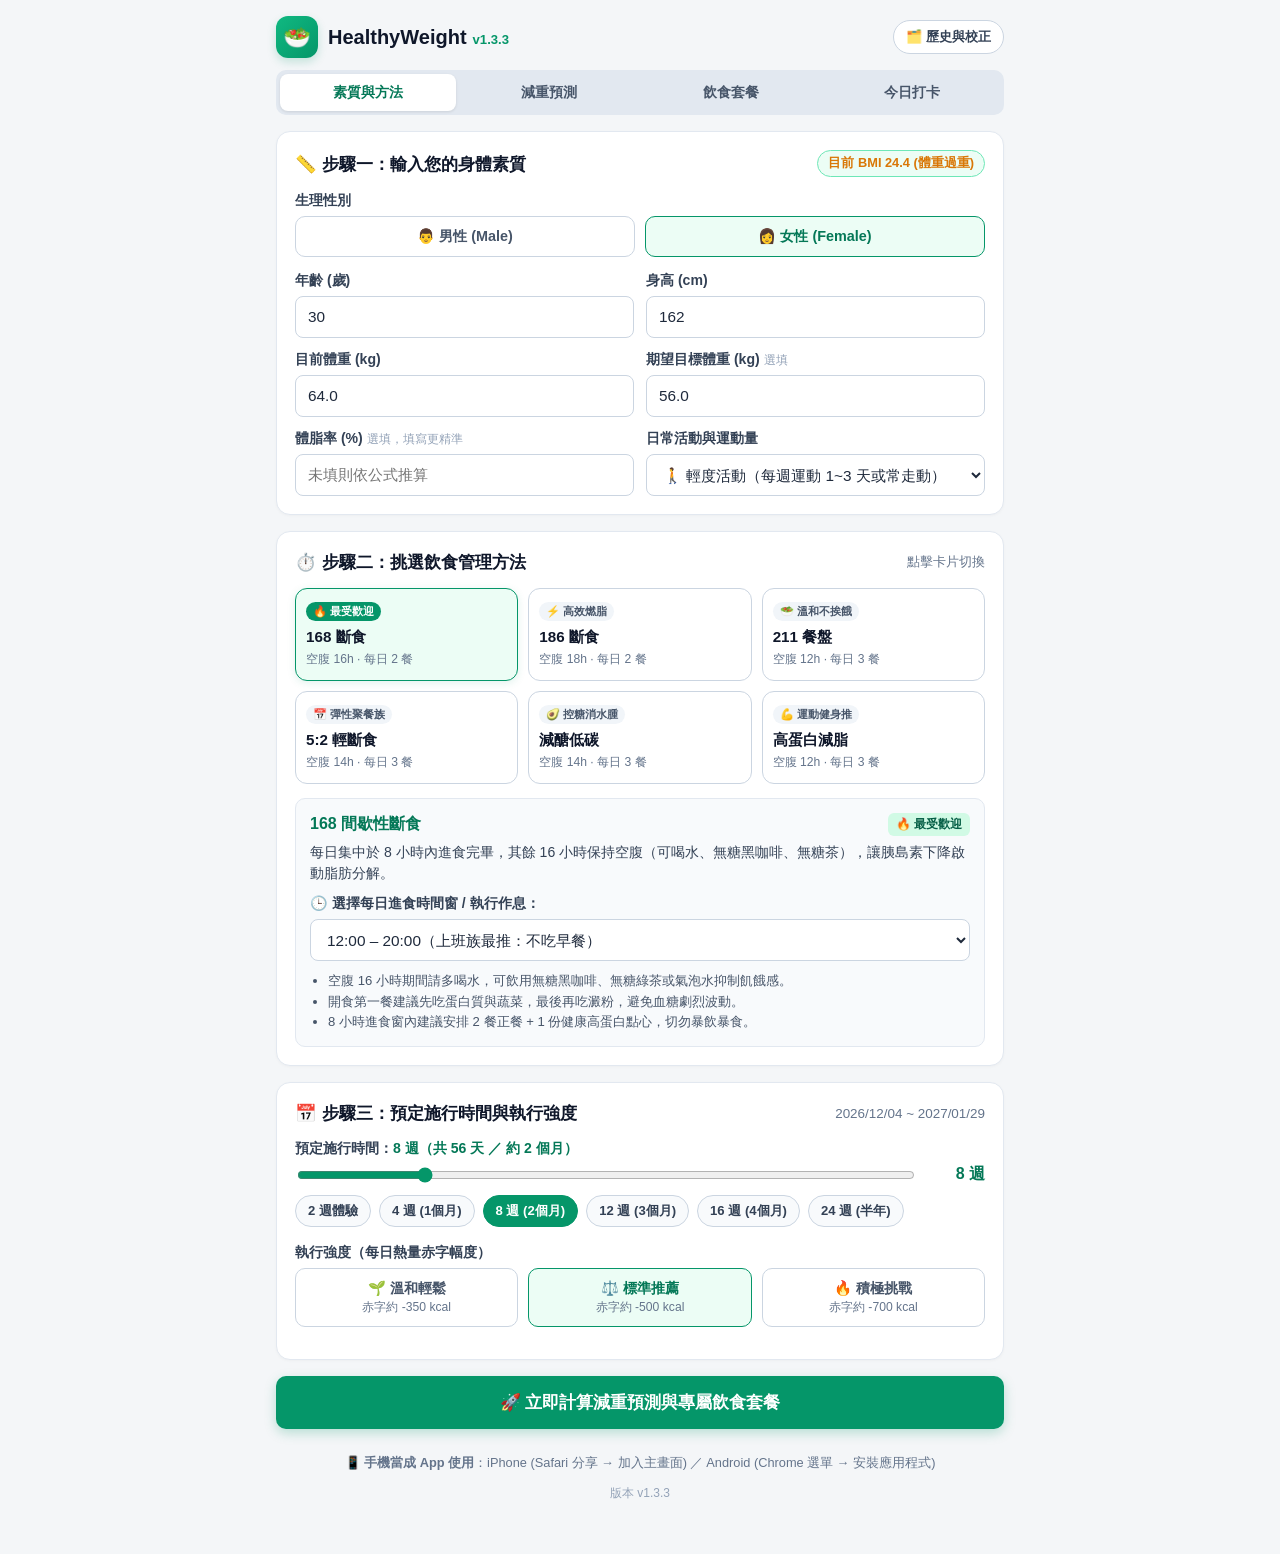
<file: index.html>
<!DOCTYPE html>
<html lang="zh-Hant">
<head>
  <meta charset="UTF-8" />
  <meta http-equiv="refresh" content="0; url=web/index.html" />
  <meta name="viewport" content="width=device-width, initial-scale=1" />
  <title>體重飲食管理 (HealthyWeight)</title>
  <script>location.replace('web/index.html');</script>
</head>
<body>
  <p>正在前往體重飲食管理頁面…若未自動跳轉，請點 <a href="web/index.html">這裡</a>。</p>
</body>
</html>
</file>
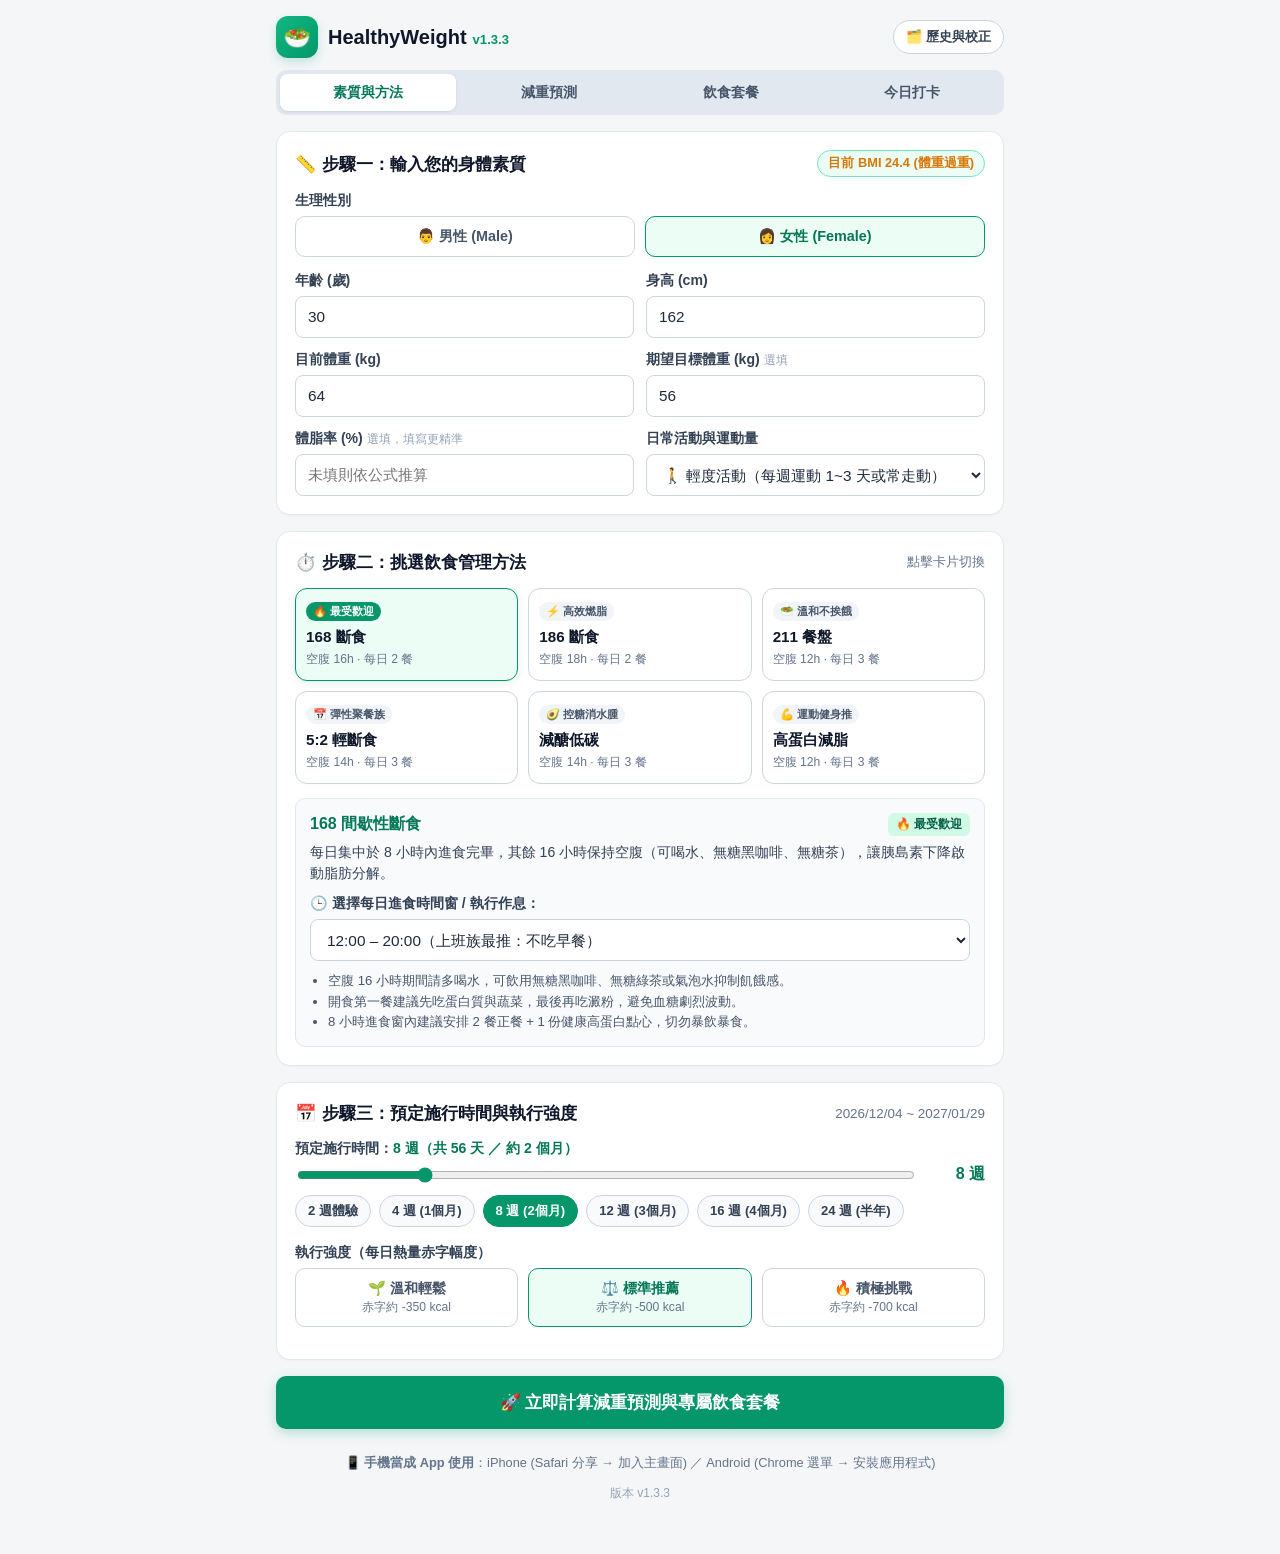
<file: web/index.html>
<!DOCTYPE html>
<html lang="zh-Hant">
<head>
  <meta charset="UTF-8" />
  <meta name="viewport" content="width=device-width, initial-scale=1, viewport-fit=cover" />
  <meta name="theme-color" content="#059669" />
  <meta name="apple-mobile-web-app-capable" content="yes" />
  <meta name="apple-mobile-web-app-status-bar-style" content="default" />
  <meta name="description" content="個人化體重飲食管理 App — 輸入身體素質、選擇 168 斷食等飲食法與施行時間，精算減重目標與多元外食自煮套餐" />
  <title>體重飲食管理 HealthyWeight</title>
  <link rel="manifest" href="manifest.webmanifest" />
  <link rel="icon" href="icon.svg" type="image/svg+xml" />
  <link rel="apple-touch-icon" href="icon.svg" />
  <link rel="stylesheet" href="css/app.css?v=1.3.3" />
</head>
<body>
  <div id="loading" class="loading-overlay hidden">載入飲食資料庫中…</div>

  <div class="app">
    <!-- 頂部品牌與導覽列 -->
    <header class="top-bar">
      <div class="brand-row">
        <div class="brand-left">
          <div class="brand-logo">🥗</div>
          <h1 class="brand-title">HealthyWeight <span id="header-version" class="brand-sub">v1.3.3</span></h1>
        </div>
        <button type="button" class="nav-tab history-top-btn" data-tab="history">🗂️ 歷史與校正</button>
      </div>

      <nav class="nav-tabs" aria-label="功能切換">
        <button type="button" class="nav-tab active" data-tab="setup">素質與方法</button>
        <button type="button" class="nav-tab" data-tab="result">減重預測</button>
        <button type="button" class="nav-tab" data-tab="meals">飲食套餐</button>
        <button type="button" class="nav-tab" data-tab="tracker">今日打卡</button>
      </nav>
    </header>

    <!-- ==================== 畫面 1：輸入身體素質與挑選飲食方法 ==================== -->
    <section id="screen-setup" class="screen">
      <!-- 卡片 A：使用者身體素質 -->
      <div class="card">
        <div class="card-title-row">
          <h2 class="card-title">📏 步驟一：輸入您的身體素質</h2>
          <span id="live-bmi-badge" class="status-badge">BMI --</span>
        </div>

        <label class="field-label">生理性別</label>
        <div class="toggle-row">
          <label>
            <input type="radio" name="gender" value="male" />
            <span class="toggle-card">👨 男性 (Male)</span>
          </label>
          <label>
            <input type="radio" name="gender" value="female" checked />
            <span class="toggle-card">👩 女性 (Female)</span>
          </label>
        </div>

        <div class="form-grid-2">
          <div class="field-group">
            <label class="field-label" for="input-age">年齡 (歲)</label>
            <input type="number" id="input-age" class="text-input" min="14" max="95" value="30" />
          </div>
          <div class="field-group">
            <label class="field-label" for="input-height">身高 (cm)</label>
            <input type="number" id="input-height" class="text-input" min="120" max="220" step="0.5" value="162" />
          </div>
          <div class="field-group">
            <label class="field-label" for="input-weight">目前體重 (kg)</label>
            <input type="number" id="input-weight" class="text-input" min="35" max="200" step="0.1" value="64.0" />
          </div>
          <div class="field-group">
            <label class="field-label" for="input-target-weight">期望目標體重 (kg) <span class="opt-tag">選填</span></label>
            <input type="number" id="input-target-weight" class="text-input" min="35" max="180" step="0.1" value="56.0" placeholder="例如 56" />
          </div>
        </div>

        <div class="form-grid-2" style="margin-top: 12px">
          <div class="field-group">
            <label class="field-label" for="input-bodyfat">體脂率 (%) <span class="opt-tag">選填，填寫更精準</span></label>
            <input type="number" id="input-bodyfat" class="text-input" min="5" max="60" step="0.5" placeholder="未填則依公式推算" />
          </div>
          <div class="field-group">
            <label class="field-label" for="select-activity">日常活動與運動量</label>
            <select id="select-activity" class="select-input">
              <option value="1.2">🪑 久坐不動（辦公室工作、幾乎不運動）</option>
              <option value="1.375" selected>🚶 輕度活動（每週運動 1~3 天或常走動）</option>
              <option value="1.55">🏃 中度運動（每週運動 3~5 天）</option>
              <option value="1.725">🏋️ 高度運動（每週高強度訓練 6~7 天）</option>
              <option value="1.9">🔥 極高強度（勞力工作或每日雙倍訓練）</option>
            </select>
          </div>
        </div>
      </div>

      <!-- 卡片 B：挑選飲食管理方法 -->
      <div class="card">
        <div class="card-title-row">
          <h2 class="card-title">⏱️ 步驟二：挑選飲食管理方法</h2>
          <span class="hint-text">點擊卡片切換</span>
        </div>

        <div id="method-cards-grid" class="method-cards-grid">
          <!-- 由 JS 動態渲染 6 大飲食法卡片 (168, 186, 211, 5:2, 低碳, 高蛋白) -->
        </div>

        <!-- 所選飲食法詳細說明與進食時間窗選擇 -->
        <div id="method-detail-box" class="method-detail-box">
          <div class="method-detail-header">
            <span id="method-detail-title" class="method-detail-title">168 間歇性斷食</span>
            <span id="method-detail-badge" class="method-badge">🔥 最受歡迎</span>
          </div>
          <p id="method-detail-summary" class="method-detail-summary"></p>

          <div class="field-group" style="margin-top:10px">
            <label class="field-label" for="select-eating-window">🕒 選擇每日進食時間窗 / 執行作息：</label>
            <select id="select-eating-window" class="select-input"></select>
          </div>

          <ul id="method-tips-list" class="method-tips-list"></ul>
        </div>
      </div>

      <!-- 卡片 C：預定施行時間與減重強度 -->
      <div class="card">
        <div class="card-title-row">
          <h2 class="card-title">📅 步驟三：預定施行時間與執行強度</h2>
          <span id="duration-date-range" class="pool-text" style="margin:0"></span>
        </div>

        <label class="field-label" for="duration-slider">預定施行時間：<strong id="duration-label-text" class="highlight-num">8 週（約 56 天 / 2 個月）</strong></label>
        <div class="slider-row">
          <input type="range" id="duration-slider" min="1" max="36" value="8" step="1" />
          <span id="duration-weeks-badge">8 週</span>
        </div>

        <div class="preset-row" style="margin-top: 10px; margin-bottom: 16px">
          <button type="button" class="duration-chip" data-weeks="2">2 週體驗</button>
          <button type="button" class="duration-chip" data-weeks="4">4 週 (1個月)</button>
          <button type="button" class="duration-chip active" data-weeks="8">8 週 (2個月)</button>
          <button type="button" class="duration-chip" data-weeks="12">12 週 (3個月)</button>
          <button type="button" class="duration-chip" data-weeks="16">16 週 (4個月)</button>
          <button type="button" class="duration-chip" data-weeks="24">24 週 (半年)</button>
        </div>

        <label class="field-label">執行強度（每日熱量赤字幅度）</label>
        <div class="toggle-row toggle-row-3">
          <label>
            <input type="radio" name="intensity" value="gentle" />
            <span class="toggle-card">🌱 溫和輕鬆<br /><small>赤字約 -350 kcal</small></span>
          </label>
          <label>
            <input type="radio" name="intensity" value="standard" checked />
            <span class="toggle-card">⚖️ 標準推薦<br /><small>赤字約 -500 kcal</small></span>
          </label>
          <label>
            <input type="radio" name="intensity" value="aggressive" />
            <span class="toggle-card">🔥 積極挑戰<br /><small>赤字約 -700 kcal</small></span>
          </label>
        </div>
      </div>

      <button type="button" id="calculate-btn" class="btn-primary btn-large">
        🚀 立即計算減重預測與專屬飲食套餐
      </button>
    </section>

    <!-- ==================== 畫面 2：減重數值預測與代謝分析 ==================== -->
    <section id="screen-result" class="screen hidden">
      <!-- 頂部核心成果英雄卡 -->
      <div class="hero-result-card">
        <div class="hero-top-row">
          <span id="res-method-pill" class="hero-pill">168 間歇性斷食 · 施行 8 週</span>
          <button type="button" id="edit-profile-btn" class="btn-ghost-light">✏️ 修改條件</button>
        </div>

        <div class="hero-main-grid">
          <div class="hero-stat-main">
            <span class="hero-label">預定時間預計可減重</span>
            <div id="res-weight-loss" class="hero-big-number">-4.2 kg</div>
            <span id="res-weight-change-text" class="hero-sub">64.0 kg ➔ 59.8 kg</span>
          </div>

          <div class="hero-stat-side">
            <div class="hero-mini-item">
              <span class="mini-label">BMI 體態變化</span>
              <strong id="res-bmi-change" class="mini-val">24.4 ➔ 22.8</strong>
            </div>
            <div class="hero-mini-item">
              <span class="mini-label">預計減少腰圍 / 體脂</span>
              <strong id="res-waist-change" class="mini-val">約 -4.0 cm</strong>
            </div>
            <div class="hero-mini-item">
              <span class="mini-label">距離目標體重評估</span>
              <strong id="res-goal-eta" class="mini-val">--</strong>
            </div>
          </div>
        </div>
      </div>

      <!-- 四大關鍵代謝數據卡片 -->
      <div class="metrics-grid-4">
        <div class="metric-card">
          <span class="metric-label">🔥 基礎代謝 (BMR)</span>
          <strong id="res-bmr" class="metric-value">1,350</strong>
          <span class="metric-unit">kcal / 日 (躺著也消耗)</span>
        </div>
        <div class="metric-card">
          <span class="metric-label">⚡ 每日總消耗 (TDEE)</span>
          <strong id="res-tdee" class="metric-value">1,856</strong>
          <span class="metric-unit">kcal / 日 (維持體重)</span>
        </div>
        <div class="metric-card highlight">
          <span class="metric-label">🎯 建議每日攝取</span>
          <strong id="res-target-kcal" class="metric-value">1,380</strong>
          <span id="res-deficit-tag" class="metric-unit">每日赤字 -476 kcal</span>
        </div>
        <div class="metric-card">
          <span class="metric-label">💧 建議每日飲水</span>
          <strong id="res-water" class="metric-value">2,240</strong>
          <span id="res-water-cups" class="metric-unit">ml / 日 (約 8 杯水)</span>
        </div>
      </div>

      <div id="res-calibration-notice" class="portion-advice-banner hidden" style="margin-bottom:16px"></div>
      <div id="res-safety-notice" class="safety-banner hidden"></div>

      <!-- 24小時斷食與進食時間軸卡片 -->
      <div class="card">
        <div class="card-title-row">
          <h2 class="card-title">🕒 一日 24 小時斷食與進食作息時間軸</h2>
          <span id="fasting-live-status" class="status-badge">目前時段狀態</span>
        </div>
        <p id="res-window-desc" class="pool-text" style="margin-top:0"></p>
        <div id="timeline-bar" class="timeline-bar"></div>
        <div class="timeline-ticks">
          <span>00:00</span>
          <span>06:00</span>
          <span>12:00</span>
          <span>18:00</span>
          <span>24:00</span>
        </div>
      </div>

      <!-- 三大營養素分配卡片 -->
      <div class="card">
        <div class="card-title-row">
          <h2 class="card-title">🥩 每日三大營養素 (Macros) 建議攝取目標</h2>
          <span id="res-macro-ratio-text" class="pool-text" style="margin:0">P 30% / C 40% / F 30%</span>
        </div>

        <div class="macro-bars">
          <div class="macro-row">
            <div class="macro-info">
              <span class="macro-name">🥩 蛋白質 (Protein) — 保肌燃脂關鍵</span>
              <strong id="res-macro-p" class="macro-grams">104 g (416 kcal)</strong>
            </div>
            <div class="progress-track"><div id="bar-macro-p" class="progress-fill fill-p" style="width:30%"></div></div>
          </div>

          <div class="macro-row">
            <div class="macro-info">
              <span class="macro-name">🍠 碳水化合物 (Carbs) — 優選原型全穀</span>
              <strong id="res-macro-c" class="macro-grams">138 g (552 kcal)</strong>
            </div>
            <div class="progress-track"><div id="bar-macro-c" class="progress-fill fill-c" style="width:40%"></div></div>
          </div>

          <div class="macro-row">
            <div class="macro-info">
              <span class="macro-name">🥑 健康脂肪 (Fat) — 荷爾蒙與飽足感</span>
              <strong id="res-macro-f" class="macro-grams">46 g (414 kcal)</strong>
            </div>
            <div class="progress-track"><div id="bar-macro-f" class="progress-fill fill-f" style="width:30%"></div></div>
          </div>
        </div>
      </div>

      <!-- 階段性減重曲線預測圖與週次里程碑 -->
      <div class="card">
        <div class="card-title-row">
          <h2 class="card-title">📉 預定時間體重下降預測曲線</h2>
          <span class="pool-text" style="margin:0">含初期肝醣水分排出與穩定減脂期模擬</span>
        </div>
        <div id="weight-chart-container" class="chart-container"></div>

        <details class="milestone-details">
          <summary>📋 展開查看逐週體重里程碑明細表</summary>
          <div class="table-scroll">
            <table class="milestone-table">
              <thead>
                <tr>
                  <th>週次</th>
                  <th>預計日期</th>
                  <th>預估體重</th>
                  <th>累計減重</th>
                  <th>預估 BMI</th>
                </tr>
              </thead>
              <tbody id="milestone-tbody"></tbody>
            </table>
          </div>
        </details>
      </div>

      <div class="btn-row">
        <button type="button" id="back-to-setup-btn" class="btn-secondary">⬅️ 重新調整條件</button>
        <button type="button" id="go-to-meals-btn" class="btn-primary">🍱 查看推薦飲食套餐 ➡️</button>
      </div>
    </section>

    <!-- ==================== 畫面 3：多種飲食套餐選擇與自由混搭 ==================== -->
    <section id="screen-meals" class="screen hidden">
      <!-- 📸 AI 拍照與外食熱量計算卡片 -->
      <div class="card ai-food-card">
        <div class="card-title-row">
          <div>
            <h2 class="card-title">📸 AI登錄</h2>
            <p class="pool-text" style="margin:3px 0 0">透過圖片與文字敘述由AI換算後進行登錄</p>
          </div>
        </div>

        <!-- 拍照與相簿上傳按鈕列（支援多張連拍與多選） -->
        <input type="file" id="ai-camera-input" class="hidden" accept="image/*" capture="environment" multiple />
        <input type="file" id="ai-gallery-input" class="hidden" accept="image/*" multiple />

        <div class="ai-upload-row">
          <button type="button" id="ai-camera-btn" class="btn-primary ai-upload-btn">
            📷 開啟相機拍照
          </button>
          <button type="button" id="ai-gallery-btn" class="btn-secondary ai-upload-btn">
            🖼️ 從相簿選照片（可多選）
          </button>
        </div>

        <!-- 即時相機觀景窗 (WebRTC getUserMedia，支援連拍多張餐點) -->
        <div id="ai-camera-live-wrap" class="ai-camera-live-wrap hidden">
          <video id="ai-camera-video" autoplay playsinline muted></video>
          <div class="ai-camera-controls">
            <button type="button" id="ai-switch-cam-btn" class="btn-secondary ai-cam-ctrl-btn">🔄 切換鏡頭</button>
            <button type="button" id="ai-snap-btn" class="btn-primary ai-cam-snap-btn">📸 拍照加入</button>
            <button type="button" id="ai-close-cam-btn" class="btn-secondary ai-cam-ctrl-btn">✅ 完成</button>
          </div>
        </div>

        <!-- 多張照片預覽區 -->
        <div id="ai-image-preview-wrap" class="ai-image-preview-wrap hidden">
          <div class="ai-preview-header">
            <span id="ai-image-count-badge" class="status-badge">已選擇 0 張照片</span>
            <button type="button" id="ai-remove-image-btn" class="btn-ghost" style="color:#dc2626">🗑️ 清空全部</button>
          </div>
          <div id="ai-images-grid" class="ai-images-grid"></div>
        </div>

        <!-- 圖片補充或純文字描述 -->
        <div class="field-group" style="margin-top:12px;margin-bottom:12px">
          <label class="field-label" for="ai-food-note">圖片補充或純文字描述</label>
          <input type="text" id="ai-food-note" class="text-input" placeholder="例如：排骨便當飯吃一半、炸雞去皮、無糖綠茶" />
        </div>

        <button type="button" id="ai-analyze-btn" class="btn-primary" style="width:100%">
          ✨ AI 換算熱量
        </button>

        <!-- AI 分析載入狀態 -->
        <div id="ai-loading-box" class="ai-loading-box hidden">
          <span class="ai-spinner"></span>
          <span id="ai-loading-text">🤖 AI 正在換算食物熱量中…</span>
        </div>

        <!-- AI 分析錯誤提示 -->
        <div id="ai-error-box" class="safety-banner hidden" style="margin-top:12px;margin-bottom:0"></div>

        <!-- AI 分析結果面板 -->
        <div id="ai-result-panel" class="ai-result-panel hidden">
          <div class="ai-result-header">
            <div>
              <span id="ai-res-fit" class="ai-fit-badge">🟡 需微調份量</span>
              <h3 id="ai-res-title" class="ai-res-title">餐點熱量分析</h3>
            </div>
            <div class="plan-kcal-badge">
              <span id="ai-res-kcal" class="plan-kcal-num">0 kcal</span>
              <span id="ai-res-pct" class="plan-macro-sub">佔今日目標 0%</span>
            </div>
          </div>

          <div class="ai-macro-grid">
            <div class="ai-macro-box">
              <span>🥩 蛋白質</span>
              <strong id="ai-res-p">0g</strong>
            </div>
            <div class="ai-macro-box">
              <span>🍠 碳水化合物</span>
              <strong id="ai-res-c">0g</strong>
            </div>
            <div class="ai-macro-box">
              <span>🥑 脂肪</span>
              <strong id="ai-res-f">0g</strong>
            </div>
          </div>

          <!-- 逐項食物明細 -->
          <div class="ai-items-wrap">
            <div class="sub-heading" style="margin-top:0">🔍 食材與熱量拆解：</div>
            <div id="ai-res-items" class="ai-items-list"></div>
          </div>

          <!-- AI 當下減脂微調與下一餐補救建議 -->
          <div class="ai-advice-box">
            <div class="ai-advice-item">
              <strong>💡 飲食微調建議：</strong>
              <p id="ai-res-coach-tip"></p>
            </div>
            <div class="ai-advice-item" style="margin-top:8px">
              <strong>🍽️ 下一餐建議：</strong>
              <p id="ai-res-next-meal"></p>
            </div>
          </div>

          <div class="plan-actions-row">
            <button type="button" id="ai-add-to-tray-btn" class="btn-secondary">
              ➕ 加入下方餐盤
            </button>
            <button type="button" id="ai-add-to-log-btn" class="btn-primary">
              ✅ 打卡登錄這餐熱量
            </button>
          </div>
        </div>
      </div>

      <div class="card meal-header-card">
        <div class="meal-header-top">
          <div>
            <h2 class="card-title" style="margin-bottom:4px">🍱 專屬減脂飲食套餐推薦</h2>
            <p id="meal-target-summary" class="pool-text" style="margin:0">
              依據您的目標熱量 <strong>1,380 kcal</strong> 與 <strong>168 斷食</strong> 為您自動換算份量建議
            </p>
          </div>
          <button type="button" id="random-meal-btn" class="btn-secondary">🎲 隨機換一組</button>
        </div>

        <!-- 套餐分類篩選器 -->
        <div class="category-filter-row" id="meal-category-filters">
          <button type="button" class="cat-chip active" data-cat="recommended">⭐ 適合此飲食法</button>
          <button type="button" class="cat-chip" data-cat="all">全部套餐</button>
          <button type="button" class="cat-chip" data-cat="convenience">🏪 超商外食</button>
          <button type="button" class="cat-chip" data-cat="eatout">🍱 便當/滷味</button>
          <button type="button" class="cat-chip" data-cat="homecook">🍳 自煮料理</button>
          <button type="button" class="cat-chip" data-cat="veggie">🌱 蔬食高纖</button>
        </div>
      </div>

      <!-- 套餐卡片列表 -->
      <div id="meal-plans-list" class="meal-plans-list"></div>

      <!-- 自由混搭一日餐盤計算機 -->
      <div class="card">
        <div class="card-title-row">
          <h2 class="card-title">🔧 自訂自由混搭一日餐盤（即時算熱量）</h2>
          <button type="button" id="clear-custom-meal-btn" class="btn-ghost">清空重選</button>
        </div>
        <p class="pool-text" style="margin-top:0">不吃固定套餐？點選下方常見台灣外食／超商單品，自由湊出符合您今日目標熱量的組合：</p>

        <div class="custom-builder-summary">
          <div>
            <span>已選總熱量：</span>
            <strong id="custom-total-kcal" class="highlight-num">0</strong>
            <span id="custom-target-compare"> / 目標 1380 kcal</span>
          </div>
          <div class="custom-macro-pills">
            <span id="custom-total-p">蛋白質 0g</span>
            <span id="custom-total-c">碳水 0g</span>
            <span id="custom-total-f">脂肪 0g</span>
          </div>
        </div>

        <div class="custom-food-sections">
          <div>
            <h3 class="sub-heading">🥩 優質蛋白質（點擊加入 +1）</h3>
            <div id="custom-proteins-list" class="food-chip-grid"></div>
          </div>
          <div>
            <h3 class="sub-heading">🍠 複合好澱粉與水果（點擊加入 +1）</h3>
            <div id="custom-carbs-list" class="food-chip-grid"></div>
          </div>
          <div>
            <h3 class="sub-heading">🥗 蔬菜、高纖與好油脂（點擊加入 +1）</h3>
            <div id="custom-veggies-list" class="food-chip-grid"></div>
          </div>
        </div>

        <div id="custom-selected-tray" class="custom-selected-tray hidden">
          <div class="tray-title">🍽️ 目前餐盤已選清單（點擊項目可移除）：</div>
          <div id="custom-tray-items" class="tray-items"></div>
          <button type="button" id="custom-add-to-log-btn" class="btn-primary" style="width:100%;margin-top:12px">
            ✅ 將此混搭餐盤打卡至「今日已吃熱量」
          </button>
        </div>
      </div>
    </section>

    <!-- ==================== 畫面 4：今日打卡（已吃/運動/預估剩餘卡路里、今日體重與昨日比較） ==================== -->
    <section id="screen-tracker" class="screen hidden">
      <!-- 卡片 1：🔥 今日熱量看板（已吃多少卡、運動消耗多少卡、預估還有多少卡） -->
      <div class="card today-hero-card">
        <div class="card-title-row">
          <div>
            <h2 class="card-title">🔥 今日熱量打卡看板</h2>
            <p class="pool-text" style="margin:2px 0 0">
              每日基準目標：<strong id="today-target-kcal">1,380</strong> kcal（預估剩餘 ＝ 目標 ＋ 運動 － 已吃）
            </p>
          </div>
          <button type="button" id="go-to-history-btn" class="btn-secondary" style="font-size:0.8rem;padding:6px 10px">
            🗂️ 歷史與代謝校正 ➔
          </button>
        </div>

        <div class="today-kcal-grid-3">
          <div class="today-kcal-box eaten">
            <span class="today-kcal-label">🍽️ 已經吃了多少卡</span>
            <strong id="today-eaten-kcal" class="today-kcal-val">0</strong>
            <span class="today-kcal-unit">kcal</span>
          </div>
          <div class="today-kcal-box exercise">
            <span class="today-kcal-label">🏃 運動消耗多少卡</span>
            <strong id="today-exercise-kcal" class="today-kcal-val">+0</strong>
            <span class="today-kcal-unit">kcal</span>
          </div>
          <div class="today-kcal-box remain">
            <span class="today-kcal-label">✨ 預估還有多少卡</span>
            <strong id="today-remaining-kcal" class="today-kcal-val highlight">1,380</strong>
            <span id="today-remaining-sub" class="today-kcal-unit">kcal 可攝取</span>
          </div>
        </div>

        <div class="today-progress-wrap">
          <div class="today-progress-header">
            <span id="today-macro-summary">蛋白質 0g · 碳水 0g · 脂肪 0g</span>
            <span id="today-progress-pct">0%</span>
          </div>
          <div class="macro-bar-track" style="height:10px">
            <div id="today-kcal-bar" class="macro-bar-fill p-fill" style="width:0%"></div>
          </div>
        </div>
      </div>

      <!-- 卡片 2：🍽️ 今日已打卡飲食明細 ＆ 🏃 運動消耗 -->
      <div class="card">
        <div class="card-title-row">
          <h2 class="card-title">🍽️ 今日飲食明細</h2>
          <button type="button" id="go-to-ai-food-btn" class="btn-secondary" style="font-size:0.8rem;padding:6px 10px">
            📸 去 AI 登錄／選套餐
          </button>
        </div>

        <div id="today-meals-list" class="today-meals-list"></div>

        <div class="manual-meal-row">
          <input type="text" id="manual-meal-name" class="text-input" placeholder="手動輸入食物名稱" />
          <input type="number" id="manual-meal-kcal" class="text-input manual-kcal-input" min="0" max="5000" step="10" placeholder="kcal" />
          <button type="button" id="add-manual-meal-btn" class="btn-secondary" style="white-space:nowrap">➕ 補登</button>
        </div>

        <div style="margin-top:16px;padding-top:14px;border-top:1px solid #e2e8f0">
          <div class="card-title-row" style="margin-bottom:8px">
            <label class="field-label" for="log-exercise" style="margin:0;font-size:0.95rem">🏃 今日運動消耗熱量 (kcal)</label>
            <button type="button" class="btn-ghost ex-quick-btn" data-kcal="0" style="padding:2px 8px">🧹 歸零</button>
          </div>
          <div class="preset-row" style="margin-bottom:8px">
            <button type="button" class="preset-chip ex-quick-btn" data-kcal="130">🚶 快走 +130</button>
            <button type="button" class="preset-chip ex-quick-btn" data-kcal="260">🏃 慢跑 +260</button>
            <button type="button" class="preset-chip ex-quick-btn" data-kcal="220">🏋️ 重訓 +220</button>
            <button type="button" class="preset-chip ex-quick-btn" data-kcal="240">🚴 飛輪 +240</button>
            <button type="button" class="preset-chip ex-quick-btn" data-kcal="350">🏊 游泳 +350</button>
          </div>
          <input type="number" id="log-exercise" class="text-input" step="10" min="0" max="4000" value="0" placeholder="0" />
        </div>
      </div>

      <!-- 卡片 3：⚖️ 今日體重 ＆ 與昨日比較 -->
      <div class="card">
        <div class="card-title-row">
          <h2 class="card-title">⚖️ 今日體重與昨日比較</h2>
          <span id="weight-compare-badge" class="status-badge">等待輸入體重</span>
        </div>

        <div class="form-grid-2">
          <div class="field-group">
            <label class="field-label" for="log-date">📅 日期</label>
            <input type="date" id="log-date" class="text-input" />
          </div>
          <div class="field-group">
            <label class="field-label" for="log-weight">⚖️ 今日體重 (kg)</label>
            <input type="number" id="log-weight" class="text-input" step="0.1" min="30" max="200" placeholder="例如 63.5" />
          </div>
        </div>

        <div id="weight-compare-box" class="weight-compare-box">
          <div class="weight-compare-item">
            <span id="compare-prev-label" class="pool-text">昨日／前次體重</span>
            <strong id="compare-prev-weight" class="compare-num">64.0 kg</strong>
          </div>
          <div class="calib-arrow">➔</div>
          <div class="weight-compare-item">
            <span class="pool-text">今日體重</span>
            <strong id="compare-curr-weight" class="compare-num">64.0 kg</strong>
          </div>
          <div class="weight-compare-item diff">
            <span class="pool-text">與昨日比較</span>
            <strong id="compare-diff-val" class="compare-num">➖ 持平 0.0 kg</strong>
          </div>
        </div>

        <input type="hidden" id="log-status" value="✅ 完美達標" />
        <input type="hidden" id="log-note" value="" />

        <button type="button" id="add-log-btn" class="btn-primary" style="width:100%;margin-top:14px">
          💾 儲存今日打卡結算
        </button>
      </div>
    </section>

    <!-- ==================== 畫面 5：歷史與校正（獨立頁面） ==================== -->
    <section id="screen-history" class="screen hidden">
      <div class="card compact-card" style="display:flex;justify-content:space-between;align-items:center">
        <strong>🗂️ 歷史紀錄與實測代謝校正</strong>
        <button type="button" id="back-to-tracker-btn" class="btn-secondary" style="font-size:0.82rem;padding:6px 12px">
          ⬅️ 返回今日打卡
        </button>
      </div>

      <!-- 卡片 A：🧠 實測代謝能力動態校正 (Adaptive TDEE) -->
      <div class="card calib-card">
        <div class="card-title-row">
          <div>
            <h2 class="card-title">🧠 實測代謝能力動態校正</h2>
            <p class="pool-text" style="margin:3px 0 0">若執行一週後實際體重與預期不符（如預計瘦 1kg 卻胖 0.5kg），系統可依實測結果與運動消耗重新校正您的代謝能力。</p>
          </div>
          <button type="button" id="calib-autofill-btn" class="btn-secondary" style="font-size:0.8rem;padding:6px 10px">
            📥 從歷史紀錄帶入
          </button>
        </div>

        <div class="form-grid-2" style="margin-top:10px">
          <div class="field-group">
            <label class="field-label" for="calib-days">⏱️ 已執行天數 (天)</label>
            <input type="number" id="calib-days" class="text-input" min="3" max="90" value="7" />
          </div>
          <div class="field-group">
            <label class="field-label" for="calib-avg-exercise">🏃 日均運動消耗 (kcal)</label>
            <input type="number" id="calib-avg-exercise" class="text-input" min="0" max="2000" step="10" value="0" />
          </div>
          <div class="field-group">
            <label class="field-label" for="calib-expected-kg">📉 原預計體重變化 (kg)</label>
            <input type="number" id="calib-expected-kg" class="text-input" step="0.1" value="-1.0" />
          </div>
          <div class="field-group">
            <label class="field-label" for="calib-actual-kg">⚖️ 實際體重變化 (kg)</label>
            <input type="number" id="calib-actual-kg" class="text-input" step="0.1" value="0.5" />
          </div>
        </div>

        <div id="calib-result-box" class="calib-result-box">
          <div class="calib-metrics-row">
            <div>
              <span class="pool-text">公式理論 TDEE</span>
              <strong id="calib-formula-tdee" class="calib-num">1,856 kcal</strong>
            </div>
            <div class="calib-arrow">➔</div>
            <div>
              <span class="pool-text">實測校正後 TDEE</span>
              <strong id="calib-new-tdee" class="calib-num highlight">1,540 kcal</strong>
            </div>
            <div>
              <span class="pool-text">建議代謝修正</span>
              <strong id="calib-offset-val" class="calib-num">-316 kcal/日</strong>
            </div>
          </div>
          <p id="calib-diagnosis-text" class="calib-diagnosis"></p>
        </div>

        <div class="btn-row" style="margin-top:12px">
          <button type="button" id="calib-reset-btn" class="btn-secondary">
            ↩️ 恢復預設公式
          </button>
          <button type="button" id="calib-apply-btn" class="btn-primary">
            🔄 套用校正並重算
          </button>
        </div>
      </div>

      <!-- 卡片 B：歷史打卡紀錄 -->
      <div class="card">
        <div class="card-title-row">
          <h2 class="card-title">🗂️ 每日歷史打卡紀錄</h2>
          <button type="button" id="clear-logs-btn" class="btn-ghost">🗑️ 清除全部紀錄</button>
        </div>
        <div id="tracker-stats-summary" class="tracker-stats-summary"></div>
        <div id="tracker-logs-list" class="tracker-logs-list"></div>
      </div>
    </section>

    <!-- 採買清單彈窗 Modal -->
    <div id="shopping-modal" class="modal-backdrop hidden">
      <div class="modal-card">
        <div class="modal-header">
          <h3 id="modal-plan-title" style="margin:0">🛒 套餐採買與外食準備清單</h3>
          <button type="button" id="modal-close-btn" class="btn-ghost">✕</button>
        </div>
        <p class="pool-text">勾選您已準備好的食材，或點擊下方按鈕複製到手機備忘錄／LINE：</p>
        <ul id="modal-shopping-list" class="shopping-checklist"></ul>
        <div class="btn-row">
          <button type="button" id="copy-shopping-btn" class="btn-primary">📋 複製採買清單文字</button>
          <button type="button" id="modal-ok-btn" class="btn-secondary">關閉</button>
        </div>
      </div>
    </div>

    <footer class="footer">
      <p class="install-hint">
        📱 <strong>手機當成 App 使用</strong>：iPhone (Safari 分享 → 加入主畫面) ／ Android (Chrome 選單 → 安裝應用程式)
      </p>
      <p id="app-version" class="app-version"></p>
    </footer>
  </div>

  <script type="module" src="js/app.js?v=1.3.3"></script>
</body>
</html>
</file>
<file: web/css/app.css>
:root {
  --bg: #f4f6f8;
  --card: #ffffff;
  --text: #1e293b;
  --muted: #64748b;
  --primary: #059669;
  --primary-dark: #047857;
  --primary-light: #ecfdf5;
  --primary-border: #6ee7b7;
  --accent: #2563eb;
  --border: #e2e8f0;
  --warn-bg: #fffbeb;
  --warn-fg: #b45309;
  --ok-bg: #dcfce7;
  --ok-fg: #15803d;
}

* {
  box-sizing: border-box;
}

html,
body {
  margin: 0;
  padding: 0;
  min-height: 100%;
  font-family: -apple-system, BlinkMacSystemFont, 'Segoe UI', 'Microsoft JhengHei', sans-serif;
  background: var(--bg);
  color: var(--text);
  -webkit-tap-highlight-color: transparent;
}

.hidden {
  display: none !important;
}

.app {
  max-width: 760px;
  margin: 0 auto;
  padding: 16px 16px 40px;
  min-height: 100dvh;
}

/* 頂部標題與導覽列 */
.top-bar {
  margin-bottom: 16px;
}

.brand-row {
  display: flex;
  align-items: center;
  justify-content: space-between;
  gap: 10px;
  margin-bottom: 12px;
  flex-wrap: nowrap;
}

.brand-left {
  display: flex;
  align-items: center;
  gap: 10px;
  min-width: 0;
}

.brand-logo {
  width: 42px;
  height: 42px;
  flex-shrink: 0;
  border-radius: 12px;
  background: linear-gradient(135deg, #10b981, #059669);
  display: flex;
  align-items: center;
  justify-content: center;
  font-size: 1.4rem;
  box-shadow: 0 4px 10px rgba(5, 150, 105, 0.2);
}

.brand-title {
  margin: 0;
  font-size: 1.25rem;
  font-weight: 800;
  color: #0f172a;
  white-space: nowrap;
  display: flex;
  align-items: baseline;
  gap: 6px;
}

.brand-sub {
  font-size: 0.82rem;
  font-weight: 600;
  color: var(--primary);
  white-space: nowrap;
}

.brand-desc {
  margin: 2px 0 0;
  font-size: 0.82rem;
  color: var(--muted);
}

.nav-tabs {
  display: grid;
  grid-template-columns: repeat(4, 1fr);
  gap: 6px;
  background: #e2e8f0;
  padding: 4px;
  border-radius: 10px;
}

.nav-tab {
  border: none;
  background: transparent;
  color: #475569;
  font-weight: 700;
  font-size: 0.88rem;
  padding: 9px 4px;
  border-radius: 8px;
  cursor: pointer;
  transition: all 0.15s ease;
  white-space: nowrap;
  display: flex;
  align-items: center;
  justify-content: center;
  text-align: center;
}

.nav-tab.active {
  background: #ffffff;
  color: var(--primary-dark);
  box-shadow: 0 1px 3px rgba(0, 0, 0, 0.1);
}

.history-top-btn {
  background: #ffffff;
  border: 1.5px solid #cbd5e1;
  color: #334155;
  padding: 7px 12px;
  font-size: 0.82rem;
  border-radius: 999px;
  white-space: nowrap;
  flex-shrink: 0;
}

.history-top-btn.active {
  background: #f5f3ff;
  border-color: #8b5cf6;
  color: #6d28d9;
}

@media (max-width: 440px) {
  .brand-logo {
    width: 36px;
    height: 36px;
    font-size: 1.2rem;
  }
  .brand-title {
    font-size: 1.1rem;
    gap: 4px;
  }
  .brand-sub {
    font-size: 0.76rem;
  }
  .history-top-btn {
    padding: 6px 10px;
    font-size: 0.78rem;
  }
  .nav-tabs {
    gap: 4px;
  }
  .nav-tab {
    font-size: 0.82rem;
    padding: 8px 2px;
  }
}

/* 卡片通用樣式 */
.card {
  background: var(--card);
  border: 1px solid var(--border);
  border-radius: 14px;
  padding: 18px;
  margin-bottom: 16px;
  box-shadow: 0 1px 3px rgba(15, 23, 42, 0.03);
}

.compact-card {
  padding: 12px 16px;
}

.card-title-row {
  display: flex;
  justify-content: space-between;
  align-items: center;
  gap: 8px;
  margin-bottom: 14px;
  flex-wrap: wrap;
}

.card-title {
  margin: 0;
  font-size: 1.08rem;
  font-weight: 800;
  color: #0f172a;
}

.hint-text {
  font-size: 0.8rem;
  color: var(--muted);
}

.status-badge {
  font-size: 0.8rem;
  font-weight: 700;
  padding: 4px 10px;
  border-radius: 999px;
  background: var(--primary-light);
  color: var(--primary-dark);
  border: 1px solid var(--primary-border);
}

/* 預設快速晶片按鈕 */
.preset-row {
  display: flex;
  flex-wrap: wrap;
  gap: 8px;
  margin-top: 8px;
}

.preset-chip,
.duration-chip,
.cat-chip {
  border: 1px solid #cbd5e1;
  background: #f8fafc;
  color: #334155;
  font-size: 0.82rem;
  font-weight: 600;
  padding: 6px 12px;
  border-radius: 999px;
  cursor: pointer;
  transition: all 0.15s ease;
}

.preset-chip:hover,
.duration-chip:hover,
.cat-chip:hover {
  border-color: var(--primary);
  color: var(--primary-dark);
  background: var(--primary-light);
}

.duration-chip.active,
.cat-chip.active {
  background: var(--primary);
  border-color: var(--primary);
  color: #ffffff;
}

/* 表單與欄位 */
label.field-label {
  display: block;
  font-size: 0.88rem;
  font-weight: 600;
  color: #334155;
  margin-bottom: 6px;
}

.opt-tag {
  font-weight: 400;
  font-size: 0.78rem;
  color: #94a3b8;
}

.form-grid-2 {
  display: grid;
  grid-template-columns: 1fr 1fr;
  gap: 12px;
}

.form-grid-3 {
  display: grid;
  grid-template-columns: repeat(3, 1fr);
  gap: 12px;
}

@media (max-width: 560px) {
  .form-grid-2,
  .form-grid-3 {
    grid-template-columns: 1fr;
  }
  .nav-tab {
    font-size: 0.78rem;
    padding: 8px 4px;
  }
}

.text-input,
.select-input {
  width: 100%;
  height: 42px;
  padding: 0 12px;
  font-size: 0.96rem;
  border-radius: 8px;
  border: 1.5px solid #cbd5e1;
  background: #fff;
  color: var(--text);
  font-family: inherit;
}

.text-input:focus,
.select-input:focus {
  outline: none;
  border-color: var(--primary);
  box-shadow: 0 0 0 3px rgba(5, 150, 105, 0.12);
}

/* 切換卡片 Radio */
.toggle-row {
  display: grid;
  grid-template-columns: 1fr 1fr;
  gap: 10px;
  margin-bottom: 14px;
}

.toggle-row-3 {
  grid-template-columns: repeat(3, 1fr);
}

@media (max-width: 520px) {
  .toggle-row-3 {
    grid-template-columns: 1fr;
  }
}

.toggle-row input {
  position: absolute;
  opacity: 0;
  pointer-events: none;
}

.toggle-card {
  display: block;
  text-align: center;
  padding: 10px 8px;
  border-radius: 10px;
  border: 1.5px solid #cbd5e1;
  background: #fff;
  color: #475569;
  font-weight: 700;
  font-size: 0.9rem;
  cursor: pointer;
  transition: all 0.15s ease;
}

.toggle-card small {
  font-weight: 500;
  font-size: 0.76rem;
  color: #64748b;
}

.toggle-row input:checked + .toggle-card {
  background: var(--primary-light);
  border-color: var(--primary);
  color: var(--primary-dark);
}

/* 飲食管理方法 6 格卡片 */
.method-cards-grid {
  display: grid;
  grid-template-columns: repeat(3, 1fr);
  gap: 10px;
  margin-bottom: 14px;
}

@media (max-width: 600px) {
  .method-cards-grid {
    grid-template-columns: repeat(2, 1fr);
  }
}

.method-card {
  border: 1.5px solid #cbd5e1;
  border-radius: 12px;
  padding: 12px 10px;
  background: #ffffff;
  cursor: pointer;
  text-align: left;
  transition: all 0.15s ease;
  position: relative;
}

.method-card:hover {
  border-color: #34d399;
}

.method-card.active {
  background: var(--primary-light);
  border-color: var(--primary);
  box-shadow: 0 2px 8px rgba(5, 150, 105, 0.12);
}

.method-card-badge {
  display: inline-block;
  font-size: 0.7rem;
  font-weight: 700;
  padding: 2px 7px;
  border-radius: 999px;
  background: #f1f5f9;
  color: #475569;
  margin-bottom: 6px;
}

.method-card.active .method-card-badge {
  background: #059669;
  color: #ffffff;
}

.method-card-name {
  font-size: 0.95rem;
  font-weight: 800;
  color: #0f172a;
  margin-bottom: 3px;
}

.method-card-meta {
  font-size: 0.76rem;
  color: #64748b;
}

.method-detail-box {
  background: #f8fafc;
  border: 1px solid #e2e8f0;
  border-radius: 10px;
  padding: 14px;
}

.method-detail-header {
  display: flex;
  justify-content: space-between;
  align-items: center;
  margin-bottom: 6px;
}

.method-detail-title {
  font-weight: 800;
  font-size: 1rem;
  color: var(--primary-dark);
}

.method-badge {
  font-size: 0.75rem;
  font-weight: 700;
  padding: 3px 8px;
  border-radius: 6px;
  background: #d1fae5;
  color: #065f46;
}

.method-detail-summary {
  margin: 0;
  font-size: 0.88rem;
  color: #334155;
  line-height: 1.5;
}

.method-tips-list {
  margin: 10px 0 0;
  padding-left: 18px;
  font-size: 0.82rem;
  color: #475569;
  line-height: 1.55;
}

/* 滑桿 */
.slider-row {
  display: flex;
  align-items: center;
  gap: 14px;
}

.slider-row input[type='range'] {
  flex: 1;
  accent-color: var(--primary);
}

#duration-weeks-badge {
  font-weight: 800;
  color: var(--primary-dark);
  min-width: 54px;
  text-align: right;
}

.highlight-num {
  color: var(--primary-dark);
  font-weight: 800;
}

.pool-text {
  font-size: 0.84rem;
  color: var(--muted);
}

/* 按鈕 */
button {
  font-family: inherit;
  cursor: pointer;
  border-radius: 10px;
  font-size: 0.95rem;
}

.btn-primary {
  background: var(--primary);
  color: #ffffff;
  border: none;
  padding: 12px 18px;
  font-weight: 700;
  transition: background 0.15s ease;
}

.btn-primary:hover {
  background: var(--primary-dark);
}

.btn-large {
  width: 100%;
  padding: 15px 20px;
  font-size: 1.05rem;
  box-shadow: 0 4px 12px rgba(5, 150, 105, 0.25);
}

.btn-secondary {
  background: #ffffff;
  color: #334155;
  border: 1.5px solid #cbd5e1;
  padding: 10px 16px;
  font-weight: 600;
}

.btn-secondary:hover {
  background: #f8fafc;
  border-color: #94a3b8;
}

.btn-ghost {
  background: transparent;
  border: none;
  color: #64748b;
  font-weight: 600;
  padding: 6px 10px;
  font-size: 0.85rem;
}

.btn-ghost:hover {
  color: #0f172a;
  background: #f1f5f9;
}

.btn-row {
  display: grid;
  grid-template-columns: 1fr 1fr;
  gap: 12px;
  margin-top: 16px;
}

/* ==================== 畫面 2：減重預測英雄卡與指標 ==================== */
.hero-result-card {
  background: linear-gradient(135deg, #065f46 0%, #059669 60%, #10b981 100%);
  color: #ffffff;
  border-radius: 16px;
  padding: 20px;
  margin-bottom: 16px;
  box-shadow: 0 8px 20px rgba(5, 150, 105, 0.22);
}

.hero-top-row {
  display: flex;
  justify-content: space-between;
  align-items: center;
  margin-bottom: 14px;
}

.hero-pill {
  background: rgba(255, 255, 255, 0.2);
  padding: 4px 12px;
  border-radius: 999px;
  font-size: 0.82rem;
  font-weight: 700;
}

.btn-ghost-light {
  background: rgba(255, 255, 255, 0.16);
  color: #ffffff;
  border: 1px solid rgba(255, 255, 255, 0.3);
  padding: 5px 12px;
  font-size: 0.82rem;
  font-weight: 600;
}

.hero-main-grid {
  display: grid;
  grid-template-columns: 1.1fr 1fr;
  gap: 16px;
  align-items: center;
}

@media (max-width: 560px) {
  .hero-main-grid {
    grid-template-columns: 1fr;
  }
}

.hero-label {
  font-size: 0.88rem;
  opacity: 0.9;
}

.hero-big-number {
  font-size: clamp(2.2rem, 7vw, 3rem);
  font-weight: 900;
  line-height: 1.15;
  margin: 4px 0;
}

.hero-sub {
  font-size: 1rem;
  font-weight: 700;
  background: rgba(0, 0, 0, 0.18);
  padding: 4px 10px;
  border-radius: 8px;
  display: inline-block;
}

.hero-stat-side {
  display: flex;
  flex-direction: column;
  gap: 8px;
  background: rgba(255, 255, 255, 0.12);
  padding: 12px 14px;
  border-radius: 12px;
}

.hero-mini-item {
  display: flex;
  justify-content: space-between;
  align-items: center;
  font-size: 0.86rem;
}

.mini-label {
  opacity: 0.88;
}

.mini-val {
  font-weight: 800;
}

/* 4 大代謝數據網格 */
.metrics-grid-4 {
  display: grid;
  grid-template-columns: repeat(4, 1fr);
  gap: 10px;
  margin-bottom: 16px;
}

@media (max-width: 640px) {
  .metrics-grid-4 {
    grid-template-columns: repeat(2, 1fr);
  }
}

.metric-card {
  background: #ffffff;
  border: 1px solid var(--border);
  border-radius: 12px;
  padding: 12px;
  display: flex;
  flex-direction: column;
  gap: 4px;
}

.metric-card.highlight {
  border-color: var(--primary);
  background: var(--primary-light);
}

.metric-label {
  font-size: 0.78rem;
  color: var(--muted);
  font-weight: 700;
}

.metric-value {
  font-size: 1.4rem;
  font-weight: 800;
  color: #0f172a;
}

.metric-card.highlight .metric-value {
  color: var(--primary-dark);
}

.metric-unit {
  font-size: 0.75rem;
  color: #64748b;
}

.safety-banner {
  background: var(--warn-bg);
  color: var(--warn-fg);
  border: 1px solid #fcd34d;
  padding: 10px 14px;
  border-radius: 10px;
  font-size: 0.85rem;
  margin-bottom: 16px;
  line-height: 1.45;
}

/* 24 小時時間軸 */
.timeline-bar {
  display: grid;
  grid-template-columns: repeat(24, 1fr);
  gap: 2px;
  height: 32px;
  border-radius: 8px;
  overflow: hidden;
  margin: 10px 0 6px;
}

.timeline-hour {
  display: flex;
  align-items: center;
  justify-content: center;
  font-size: 0.65rem;
  font-weight: 700;
  position: relative;
}

.timeline-hour.fasting {
  background: #e0f2fe;
  color: #0369a1;
}

.timeline-hour.eating {
  background: #bbf7d0;
  color: #166534;
}

.timeline-hour.now {
  outline: 2px solid #dc2626;
  z-index: 2;
}

.timeline-ticks {
  display: flex;
  justify-content: space-between;
  font-size: 0.75rem;
  color: var(--muted);
}

/* 三大營養素進度條 */
.macro-bars {
  display: flex;
  flex-direction: column;
  gap: 12px;
}

.macro-info {
  display: flex;
  justify-content: space-between;
  font-size: 0.86rem;
  margin-bottom: 5px;
}

.macro-name {
  font-weight: 600;
  color: #334155;
}

.macro-grams {
  color: #0f172a;
}

.progress-track {
  height: 10px;
  background: #f1f5f9;
  border-radius: 999px;
  overflow: hidden;
}

.progress-fill {
  height: 100%;
  border-radius: 999px;
}

.fill-p {
  background: #ef4444;
}

.fill-c {
  background: #f59e0b;
}

.fill-f {
  background: #10b981;
}

/* SVG 減重預測圖表與里程碑表格 */
.chart-container {
  width: 100%;
  background: #f8fafc;
  border-radius: 10px;
  padding: 12px;
  margin-bottom: 10px;
}

.milestone-details summary {
  cursor: pointer;
  font-size: 0.88rem;
  font-weight: 700;
  color: var(--primary-dark);
  padding: 6px 0;
}

.table-scroll {
  max-height: 260px;
  overflow-y: auto;
  margin-top: 8px;
}

.milestone-table {
  width: 100%;
  border-collapse: collapse;
  font-size: 0.84rem;
}

.milestone-table th,
.milestone-table td {
  padding: 8px 10px;
  border-bottom: 1px solid #e2e8f0;
  text-align: left;
}

.milestone-table th {
  background: #f1f5f9;
  color: #475569;
  position: sticky;
  top: 0;
}

/* ==================== 畫面 3：飲食套餐卡片 ==================== */
.meal-header-top {
  display: flex;
  justify-content: space-between;
  align-items: center;
  gap: 12px;
  margin-bottom: 12px;
}

.category-filter-row {
  display: flex;
  flex-wrap: wrap;
  gap: 8px;
}

.meal-plan-card {
  background: #ffffff;
  border: 1.5px solid var(--border);
  border-radius: 14px;
  padding: 18px;
  margin-bottom: 16px;
  transition: border-color 0.15s ease;
}

.meal-plan-card.highlighted-plan {
  border-color: var(--primary);
  box-shadow: 0 4px 14px rgba(5, 150, 105, 0.12);
}

.plan-top-row {
  display: flex;
  justify-content: space-between;
  align-items: flex-start;
  gap: 10px;
  margin-bottom: 10px;
  flex-wrap: wrap;
}

.plan-title {
  margin: 0 0 6px;
  font-size: 1.08rem;
  font-weight: 800;
  color: #0f172a;
}

.plan-tags {
  display: flex;
  flex-wrap: wrap;
  gap: 6px;
}

.plan-tag {
  font-size: 0.74rem;
  font-weight: 600;
  padding: 2px 8px;
  border-radius: 6px;
  background: #f1f5f9;
  color: #475569;
}

.plan-kcal-badge {
  background: var(--primary-light);
  border: 1px solid var(--primary-border);
  color: var(--primary-dark);
  padding: 6px 12px;
  border-radius: 10px;
  text-align: right;
}

.plan-kcal-num {
  font-size: 1.1rem;
  font-weight: 800;
  display: block;
}

.plan-macro-sub {
  font-size: 0.74rem;
  color: #047857;
}

.portion-advice-banner {
  background: #eff6ff;
  border: 1px solid #bfdbfe;
  color: #1e40af;
  padding: 8px 12px;
  border-radius: 8px;
  font-size: 0.83rem;
  margin-bottom: 12px;
  line-height: 1.45;
}

.meals-timeline {
  display: flex;
  flex-direction: column;
  gap: 10px;
}

.meal-slot-box {
  background: #f8fafc;
  border: 1px solid #e2e8f0;
  border-radius: 10px;
  padding: 12px;
}

.meal-slot-header {
  display: flex;
  justify-content: space-between;
  align-items: center;
  margin-bottom: 6px;
  flex-wrap: wrap;
  gap: 6px;
}

.meal-slot-time {
  font-size: 0.78rem;
  font-weight: 700;
  color: var(--primary-dark);
  background: #d1fae5;
  padding: 2px 8px;
  border-radius: 6px;
}

.meal-slot-kcal {
  font-size: 0.8rem;
  font-weight: 700;
  color: #475569;
}

.meal-slot-title {
  font-weight: 800;
  font-size: 0.95rem;
  color: #1e293b;
  margin-bottom: 6px;
}

.meal-items-ul {
  margin: 0;
  padding-left: 18px;
  font-size: 0.84rem;
  color: #334155;
  line-height: 1.5;
}

.plan-actions-row {
  display: flex;
  justify-content: flex-end;
  gap: 8px;
  margin-top: 12px;
}

/* 自由混搭餐盤計算機 */
.custom-builder-summary {
  display: flex;
  justify-content: space-between;
  align-items: center;
  flex-wrap: wrap;
  gap: 10px;
  background: #f0fdf4;
  border: 1px solid #bbf7d0;
  padding: 12px 14px;
  border-radius: 10px;
  margin-bottom: 12px;
}

.custom-macro-pills {
  display: flex;
  gap: 8px;
  font-size: 0.82rem;
  font-weight: 700;
  color: #166534;
}

.sub-heading {
  font-size: 0.88rem;
  font-weight: 700;
  color: #334155;
  margin: 12px 0 8px;
}

.food-chip-grid {
  display: flex;
  flex-wrap: wrap;
  gap: 8px;
}

.food-add-btn {
  background: #ffffff;
  border: 1px solid #cbd5e1;
  border-radius: 8px;
  padding: 7px 10px;
  font-size: 0.81rem;
  color: #1e293b;
  text-align: left;
  transition: all 0.12s ease;
}

.food-add-btn:hover {
  border-color: var(--primary);
  background: var(--primary-light);
}

.food-add-btn small {
  color: var(--muted);
  display: block;
  font-size: 0.72rem;
}

.custom-selected-tray {
  margin-top: 14px;
  padding-top: 12px;
  border-top: 1px dashed #cbd5e1;
}

.tray-title {
  font-size: 0.84rem;
  font-weight: 700;
  margin-bottom: 8px;
  color: #334155;
}

.tray-items {
  display: flex;
  flex-wrap: wrap;
  gap: 6px;
}

.tray-pill {
  background: #e0f2fe;
  color: #0369a1;
  border: 1px solid #bae6fd;
  padding: 5px 10px;
  border-radius: 999px;
  font-size: 0.8rem;
  font-weight: 600;
}

/* 體重打卡紀錄 */
.tracker-stats-summary {
  display: flex;
  gap: 12px;
  flex-wrap: wrap;
  margin-bottom: 12px;
}

.tracker-log-item {
  display: flex;
  justify-content: space-between;
  align-items: center;
  padding: 10px 12px;
  border: 1px solid #e2e8f0;
  border-radius: 10px;
  margin-bottom: 8px;
  background: #f8fafc;
}

/* Modal 彈窗 */
.modal-backdrop {
  position: fixed;
  inset: 0;
  background: rgba(15, 23, 42, 0.55);
  display: flex;
  align-items: center;
  justify-content: center;
  padding: 16px;
  z-index: 100;
}

.modal-card {
  background: #ffffff;
  border-radius: 16px;
  max-width: 480px;
  width: 100%;
  padding: 20px;
  box-shadow: 0 12px 32px rgba(0, 0, 0, 0.2);
}

.modal-header {
  display: flex;
  justify-content: space-between;
  align-items: center;
  margin-bottom: 8px;
}

.shopping-checklist {
  list-style: none;
  padding: 0;
  margin: 12px 0;
  max-height: 260px;
  overflow-y: auto;
}

.shopping-checklist li {
  padding: 8px 10px;
  border-bottom: 1px solid #f1f5f9;
  font-size: 0.9rem;
}

.shopping-checklist label {
  display: flex;
  align-items: center;
  gap: 10px;
  cursor: pointer;
}

/* 頁尾 */
.footer {
  text-align: center;
  margin-top: 24px;
}

.install-hint {
  font-size: 0.8rem;
  color: var(--muted);
  line-height: 1.5;
}

.app-version {
  font-size: 0.75rem;
  color: #94a3b8;
  margin-top: 6px;
}

/* ==================== 📸 AI 拍照算卡路里卡片 ==================== */
.ai-food-card {
  border: 2px solid #34d399;
  background: linear-gradient(180deg, #f0fdf4 0%, #ffffff 38%);
}

.ai-upload-row {
  display: grid;
  grid-template-columns: 1fr 1fr;
  gap: 10px;
  margin-top: 10px;
}

.ai-upload-btn {
  display: flex;
  align-items: center;
  justify-content: center;
  gap: 6px;
  padding: 12px 14px;
}

.ai-camera-live-wrap {
  margin-top: 12px;
  border-radius: 12px;
  overflow: hidden;
  border: 2px solid #059669;
  background: #0f172a;
}

#ai-camera-video {
  width: 100%;
  max-height: 320px;
  object-fit: cover;
  display: block;
  background: #000000;
}

.ai-camera-controls {
  display: flex;
  justify-content: space-between;
  align-items: center;
  gap: 8px;
  padding: 10px 12px;
  background: #1e293b;
}

.ai-cam-snap-btn {
  flex: 1;
  padding: 10px 16px;
  font-size: 0.95rem;
}

.ai-cam-ctrl-btn {
  padding: 8px 12px;
  font-size: 0.82rem;
}

.ai-image-preview-wrap {
  margin-top: 12px;
  border-radius: 12px;
  border: 1px solid #cbd5e1;
  background: #f8fafc;
  padding: 10px 12px;
}

.ai-preview-header {
  display: flex;
  justify-content: space-between;
  align-items: center;
  margin-bottom: 8px;
}

.ai-images-grid {
  display: grid;
  grid-template-columns: repeat(auto-fill, minmax(105px, 1fr));
  gap: 8px;
}

.ai-thumb-card {
  position: relative;
  border-radius: 10px;
  overflow: hidden;
  border: 1px solid #cbd5e1;
  background: #0f172a;
  aspect-ratio: 4 / 3;
  display: flex;
  align-items: center;
  justify-content: center;
}

.ai-thumb-card img {
  width: 100%;
  height: 100%;
  object-fit: cover;
  display: block;
}

.ai-thumb-index {
  position: absolute;
  bottom: 6px;
  left: 6px;
  background: rgba(15, 23, 42, 0.75);
  color: #ffffff;
  font-size: 0.7rem;
  font-weight: 700;
  padding: 2px 6px;
  border-radius: 6px;
}

.ai-thumb-remove-btn {
  position: absolute;
  top: 5px;
  right: 5px;
  background: rgba(220, 38, 38, 0.88);
  color: #ffffff;
  border: none;
  width: 24px;
  height: 24px;
  display: flex;
  align-items: center;
  justify-content: center;
  font-size: 0.75rem;
  font-weight: 800;
  border-radius: 999px;
  padding: 0;
}

.ai-loading-box {
  display: flex;
  align-items: center;
  justify-content: center;
  gap: 10px;
  margin-top: 14px;
  padding: 14px;
  border-radius: 10px;
  background: #ecfdf5;
  border: 1px solid #6ee7b7;
  color: #065f46;
  font-size: 0.88rem;
  font-weight: 600;
}

.ai-spinner {
  width: 18px;
  height: 18px;
  border: 2.5px solid #a7f3d0;
  border-top-color: #059669;
  border-radius: 50%;
  animation: aiSpin 0.8s linear infinite;
}

@keyframes aiSpin {
  to {
    transform: rotate(360deg);
  }
}

.ai-result-panel {
  margin-top: 16px;
  padding: 16px;
  border-radius: 12px;
  background: #ffffff;
  border: 1.5px solid #10b981;
  box-shadow: 0 4px 14px rgba(5, 150, 105, 0.1);
}

.ai-result-header {
  display: flex;
  justify-content: space-between;
  align-items: flex-start;
  gap: 10px;
  margin-bottom: 12px;
  flex-wrap: wrap;
}

.ai-fit-badge {
  display: inline-block;
  font-size: 0.75rem;
  font-weight: 700;
  padding: 3px 9px;
  border-radius: 999px;
  background: #fef3c7;
  color: #92400e;
  margin-bottom: 4px;
}

.ai-res-title {
  margin: 0;
  font-size: 1.06rem;
  font-weight: 800;
  color: #0f172a;
}

.ai-macro-grid {
  display: grid;
  grid-template-columns: repeat(3, 1fr);
  gap: 8px;
  margin-bottom: 12px;
}

.ai-macro-box {
  background: #f8fafc;
  border: 1px solid #e2e8f0;
  border-radius: 8px;
  padding: 8px 10px;
  text-align: center;
  display: flex;
  flex-direction: column;
  gap: 2px;
}

.ai-macro-box span {
  font-size: 0.75rem;
  color: var(--muted);
}

.ai-macro-box strong {
  font-size: 1rem;
  color: #0f172a;
}

.ai-items-wrap {
  background: #f8fafc;
  border: 1px solid #e2e8f0;
  border-radius: 10px;
  padding: 10px 12px;
  margin-bottom: 12px;
}

.ai-item-row {
  display: flex;
  justify-content: space-between;
  align-items: center;
  padding: 6px 0;
  border-bottom: 1px dashed #e2e8f0;
  font-size: 0.84rem;
  gap: 8px;
}

.ai-item-row:last-child {
  border-bottom: none;
}

.ai-advice-box {
  background: #eff6ff;
  border: 1px solid #bfdbfe;
  border-radius: 10px;
  padding: 12px;
  font-size: 0.85rem;
  color: #1e3a8a;
  line-height: 1.5;
}

.ai-advice-item p {
  margin: 3px 0 0;
}

.ai-footer-row {
  margin-top: 12px;
  padding-top: 10px;
  border-top: 1px dashed #cbd5e1;
}

.ai-settings-details summary {
  cursor: pointer;
  font-size: 0.82rem;
  font-weight: 700;
  color: #475569;
}

.ai-settings-body {
  margin-top: 10px;
}

.ai-key-row {
  display: flex;
  gap: 8px;
}

.ai-history-list {
  display: flex;
  flex-direction: column;
  gap: 6px;
  margin-top: 6px;
}

.ai-history-btn {
  display: flex;
  justify-content: space-between;
  align-items: center;
  width: 100%;
  text-align: left;
  background: #f8fafc;
  border: 1px solid #e2e8f0;
  padding: 8px 10px;
  border-radius: 8px;
  font-size: 0.82rem;
}

.ai-history-btn:hover {
  border-color: var(--primary);
  background: var(--primary-light);
}

/* ==================== 🧠 實測代謝能力動態校正 (Adaptive TDEE) ==================== */
.calib-card {
  border: 2px solid #8b5cf6;
  background: linear-gradient(180deg, #f5f3ff 0%, #ffffff 42%);
}

.calib-result-box {
  margin-top: 14px;
  padding: 14px;
  border-radius: 12px;
  background: #ffffff;
  border: 1.5px solid #c4b5fd;
  box-shadow: 0 4px 12px rgba(139, 92, 246, 0.08);
}

.calib-metrics-row {
  display: flex;
  align-items: center;
  justify-content: space-between;
  gap: 8px;
  flex-wrap: wrap;
  padding-bottom: 10px;
  border-bottom: 1px dashed #ddd6fe;
  margin-bottom: 10px;
}

.calib-num {
  font-size: 1.05rem;
  font-weight: 800;
  color: #1e293b;
  margin-top: 2px;
}

.calib-num.highlight {
  color: #6d28d9;
}

.calib-arrow {
  font-size: 1.2rem;
  font-weight: 800;
  color: #8b5cf6;
}

.calib-diagnosis {
  font-size: 0.85rem;
  color: #334155;
  line-height: 1.55;
}

.calib-notice-banner {
  background: #f5f3ff;
  border-color: #c4b5fd;
  color: #4c1d95;
}

/* ==================== 🔥 畫面 4：今日打卡看板與體重對比 ==================== */
.today-hero-card {
  border: 2px solid #10b981;
  background: linear-gradient(180deg, #ecfdf5 0%, #ffffff 48%);
}

.today-kcal-grid,
.today-kcal-grid-3 {
  display: grid;
  grid-template-columns: repeat(3, 1fr);
  gap: 10px;
  margin-top: 10px;
}

@media (max-width: 420px) {
  .today-kcal-grid-3 {
    gap: 6px;
  }
  .today-kcal-grid-3 .today-kcal-box {
    padding: 10px 6px;
  }
  .today-kcal-grid-3 .today-kcal-val {
    font-size: 1.25rem;
  }
}

.today-kcal-box {
  background: #ffffff;
  border: 1.5px solid #e2e8f0;
  border-radius: 12px;
  padding: 12px 10px;
  text-align: center;
  display: flex;
  flex-direction: column;
  gap: 3px;
}

.today-kcal-box.eaten {
  border-color: #93c5fd;
  background: #eff6ff;
}

.today-kcal-box.remain {
  border-color: #34d399;
  background: #ecfdf5;
}

.today-kcal-box.exercise {
  border-color: #fcd34d;
  background: #fffbeb;
}

.today-kcal-label {
  font-size: 0.78rem;
  font-weight: 700;
  color: #475569;
}

.today-kcal-val {
  font-size: 1.45rem;
  font-weight: 900;
  color: #0f172a;
  line-height: 1.15;
}

.today-kcal-val.highlight {
  color: #059669;
}

.today-kcal-val.over-limit {
  color: #dc2626;
}

.today-kcal-unit {
  font-size: 0.72rem;
  color: var(--muted);
}

.today-progress-wrap {
  margin-top: 14px;
}

.today-progress-header {
  display: flex;
  justify-content: space-between;
  font-size: 0.8rem;
  font-weight: 700;
  color: #334155;
  margin-bottom: 6px;
}

.weight-compare-box {
  display: flex;
  align-items: center;
  justify-content: space-between;
  gap: 8px;
  flex-wrap: wrap;
  margin-top: 12px;
  padding: 12px 14px;
  border-radius: 12px;
  background: #f8fafc;
  border: 1.5px solid #cbd5e1;
}

.weight-compare-item {
  display: flex;
  flex-direction: column;
  gap: 2px;
}

.compare-num {
  font-size: 1.08rem;
  font-weight: 800;
  color: #0f172a;
}

.today-meals-list {
  display: flex;
  flex-direction: column;
  gap: 8px;
  margin: 10px 0 12px;
}

.today-meal-row {
  display: flex;
  justify-content: space-between;
  align-items: center;
  gap: 10px;
  padding: 10px 12px;
  border-radius: 10px;
  background: #f8fafc;
  border: 1px solid #e2e8f0;
}

.manual-meal-row {
  display: grid;
  grid-template-columns: 1fr 110px auto;
  gap: 8px;
  margin-top: 10px;
  padding-top: 10px;
  border-top: 1px dashed #cbd5e1;
}

@media (max-width: 500px) {
  .manual-meal-row {
    grid-template-columns: 1fr 1fr;
  }
  .manual-meal-row button {
    grid-column: span 2;
  }
}
</file>
